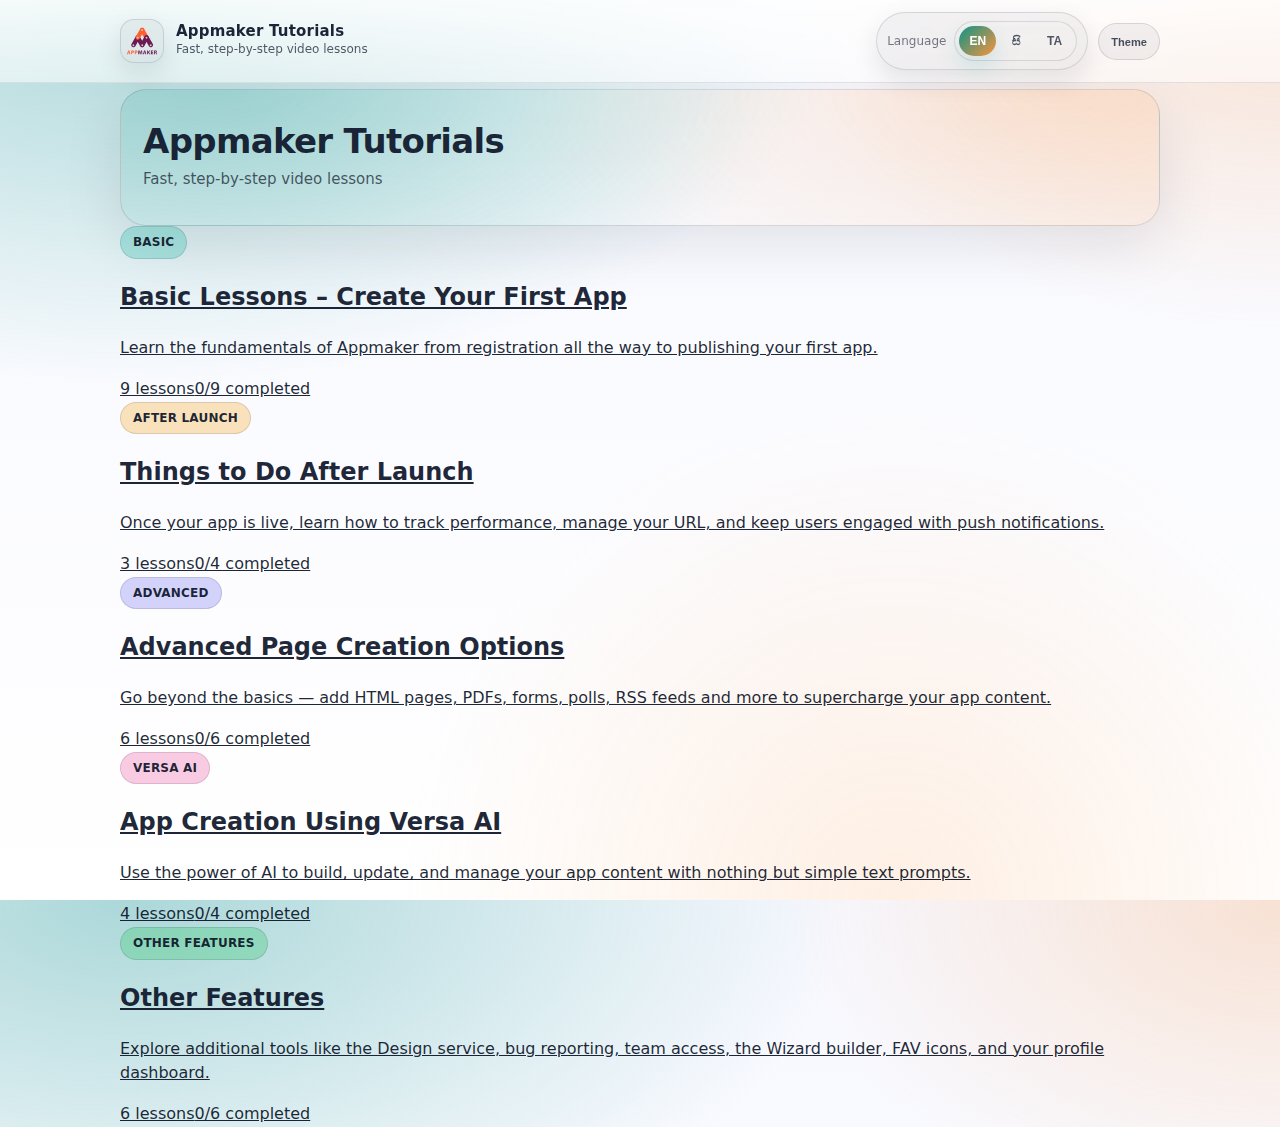
<file: index.html>
<!doctype html>
<html lang="en" data-theme="dark">
<head>
<meta name="verification" content="235790235670">

  <script async src="https://pagead2.googlesyndication.com/pagead/js/adsbygoogle.js?client=ca-pub-7240256931277637"
    crossorigin="anonymous"></script>

  <!-- Global site tag (gtag.js) - Google Analytics (GA4) -->
  <script async src="https://www.googletagmanager.com/gtag/js?id=G-H6Y99HCGTQ"></script>
  <script>
    window.dataLayer = window.dataLayer || [];
    function gtag(){dataLayer.push(arguments);}
    gtag('js', new Date());
    gtag('config', 'G-H6Y99HCGTQ');
  </script>

  <meta charset="utf-8">
  <meta name="viewport" content="width=device-width, initial-scale=1.0, viewport-fit=cover">
  <meta name="description" content="Browse Appmaker tutorial sections and start from the first lesson in each learning path.">
  <meta name="keywords" content="Appmaker tutorial hub, Appmaker lessons, Appmaker sections, no-code app builder tutorials">
  <meta property="og:type" content="website">
  <meta property="og:url" content="https://appmaker.lk/Tutorial_Videos/index.html">
  <meta property="og:title" content="Appmaker Tutorial Hub">
  <meta property="og:description" content="Choose a tutorial section and continue learning with structured Appmaker lessons.">
  <meta property="og:image" content="https://appmaker.lk/Tutorial_Videos/img/logo.svg">
  <meta name="twitter:card" content="summary_large_image">
  <meta name="twitter:url" content="https://appmaker.lk/Tutorial_Videos/index.html">
  <meta name="twitter:title" content="Appmaker Tutorial Hub">
  <meta name="twitter:description" content="Choose a tutorial section and continue learning with structured Appmaker lessons.">
  <meta name="twitter:image" content="https://appmaker.lk/Tutorial_Videos/img/logo.svg">
  <link rel="canonical" href="https://appmaker.lk/Tutorial_Videos/index.html">

  <script type="application/ld+json">
  {
    "@context":"http://schema.org",
    "@type":"Organization",
    "name":"Simato Solutions",
    "url":"http://www.simatosolutions.com",
    "logo":"http://simatosolutions.com/wp-content/uploads/2019/05/Simato-logo2.png",
    "sameAs":["https://www.linkedin.com/company/simato-vas-solutions-pvt-ltd"]
  }
  </script>

  <link rel="icon" href="img/favicon.ico">
  <link rel="preconnect" href="https://fonts.googleapis.com">
  <link rel="preconnect" href="https://fonts.gstatic.com" crossorigin>
  <link href="https://fonts.googleapis.com/css2?family=Noto+Sans:wght@400;600;700;800;900&family=Noto+Sans+Sinhala:wght@400;600;700;800&family=Noto+Sans+Tamil:wght@400;600;700;800&display=swap" rel="stylesheet">
  <link rel="stylesheet" href="assets/css/app.css">
  <title>Appmaker Tutorials</title>
</head>
<body class="hub-page">
  <a class="skip-link" href="#content">Skip to content</a>

  <header class="topbar">
    <div class="container">
      <div class="row">
        <a class="brand" href="index.html" aria-label="Go to tutorials start">
          <span class="logo" aria-hidden="true"><img src="img/logo.svg" alt=""></span>
          <span class="meta">
            <span class="title" data-i18n="app.name">Appmaker Tutorials</span>
            <span class="subtitle" data-i18n="app.subtitle">Fast, step-by-step video lessons</span>
          </span>
        </a>

        <div class="controls">
          <div class="pill" aria-label="Language selector">
            <span class="label" data-i18n="ui.language">Language</span>
            <div class="seg" role="group" aria-label="Choose language">
              <button type="button" data-lang="en" aria-pressed="true">EN</button>
              <button type="button" data-lang="si" aria-pressed="false">සි</button>
              <button type="button" data-lang="ta" aria-pressed="false">TA</button>
            </div>
          </div>

          <button class="icon-btn" type="button" data-theme-toggle aria-pressed="true" aria-label="Toggle theme">
            <small data-i18n="ui.theme">Theme</small>
          </button>
        </div>
      </div>
    </div>
  </header>

  <main id="content" class="container hub-page">
    <section class="hero" aria-labelledby="hub-title">
      <div class="hero-inner" style="grid-template-columns:1fr">
        <div>
          <h1 id="hub-title" data-i18n="app.name">Appmaker Tutorials</h1>
          <p class="lead" data-i18n="app.subtitle">Fast, step-by-step video lessons</p>
        </div>
      </div>
    </section>

    <div class="section-grid" aria-label="Tutorial sections">
      <a class="section-card" href="Tutorial_Videos/basic-1.html" data-section-prog="basic" data-total="9">
        <div class="section-head">
          <span class="section-badge sec-1" data-i18n="section1.badge">S1</span>
        </div>
        <h2 data-i18n="section1.title">Basic Lessons – Create Your First App</h2>
        <p class="section-desc" data-i18n="section1.desc">Build a strong foundation and publish your first Appmaker project with confidence.</p>
        <div class="s-meta"><span class="s-lessons">9 lessons</span><span class="s-prog-label">0/9 completed</span></div>
        <div class="s-prog"><span></span></div>
      </a>

      <a class="section-card" href="Tutorial_Videos/after-launch-1.html" data-section-prog="after-launch" data-total="3">
        <div class="section-head">
          <span class="section-badge sec-2" data-i18n="section2.badge">S2</span>
        </div>
        <h2 data-i18n="section2.title">Things to Do After Launch</h2>
        <p class="section-desc" data-i18n="section2.desc">Learn practical post-launch steps to improve your app experience and user growth.</p>
        <div class="s-meta"><span class="s-lessons">3 lessons</span><span class="s-prog-label">0/3 completed</span></div>
        <div class="s-prog"><span></span></div>
      </a>

      <a class="section-card" href="Tutorial_Videos/advanced-1.html" data-section-prog="advanced" data-total="6">
        <div class="section-head">
          <span class="section-badge sec-3" data-i18n="section3.badge">S3</span>
        </div>
        <h2 data-i18n="section3.title">Advanced Page Creation Options</h2>
        <p class="section-desc" data-i18n="section3.desc">Explore advanced tools and page customization options for richer app workflows.</p>
        <div class="s-meta"><span class="s-lessons">6 lessons</span><span class="s-prog-label">0/6 completed</span></div>
        <div class="s-prog"><span></span></div>
      </a>

      <a class="section-card" href="Tutorial_Videos/versa-ai-1.html" data-section-prog="versa-ai" data-total="4">
        <div class="section-head">
          <span class="section-badge sec-4" data-i18n="section4.badge">S4</span>
        </div>
        <h2 data-i18n="section4.title">App Creation Using Versa AI</h2>
        <p class="section-desc" data-i18n="section4.desc">Use Versa AI to speed up setup, generate content, and automate app creation tasks.</p>
        <div class="s-meta"><span class="s-lessons">4 lessons</span><span class="s-prog-label">0/4 completed</span></div>
        <div class="s-prog"><span></span></div>
      </a>

      <a class="section-card" href="Tutorial_Videos/other-1.html" data-section-prog="other" data-total="6">
        <div class="section-head">
          <span class="section-badge sec-5" data-i18n="section5.badge">S5</span>
        </div>
        <h2 data-i18n="section5.title">Other Features</h2>
        <p class="section-desc" data-i18n="section5.desc">Discover additional features that help you optimize, scale, and manage your app.</p>
        <div class="s-meta"><span class="s-lessons">6 lessons</span><span class="s-prog-label">0/6 completed</span></div>
        <div class="s-prog"><span></span></div>
      </a>
    </div>
  </main>

  <button class="btn totop" type="button" data-totop aria-label="Scroll to top">
    <span data-i18n="ui.scrollTop">Scroll to top</span>
  </button>

  <script src="assets/js/app.js" defer></script>
</body>
</html>
</file>
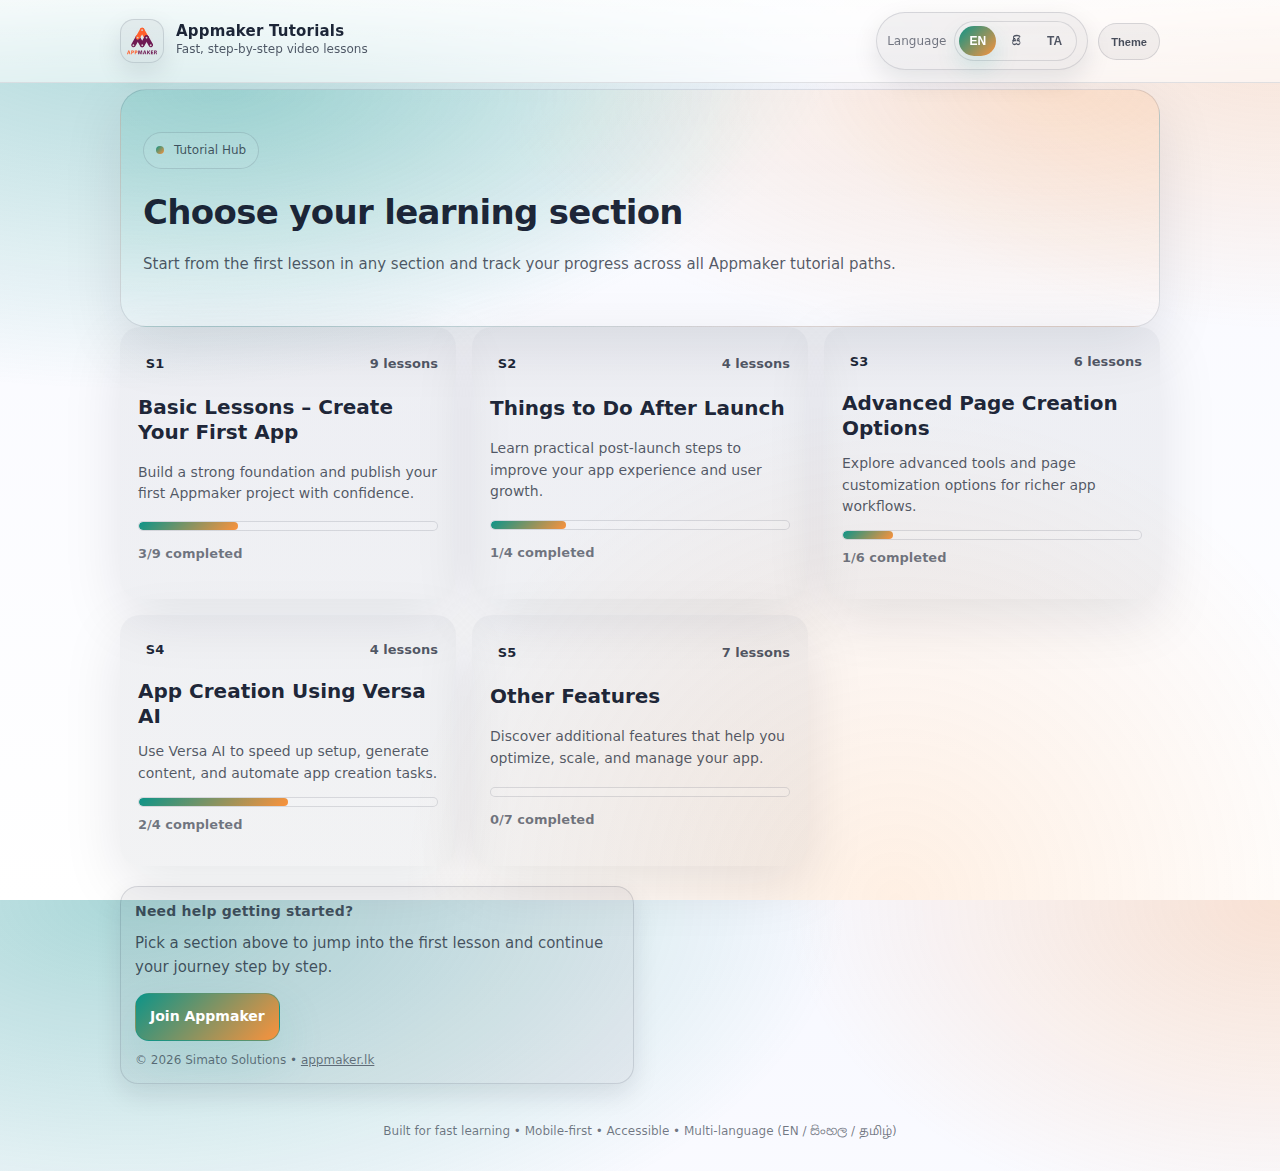
<file: Tutorial_Videos/index.html>
<!doctype html>
<html lang="en" data-theme="dark">
<head>
<meta name="verification" content="235790235670">

  <script async src="https://pagead2.googlesyndication.com/pagead/js/adsbygoogle.js?client=ca-pub-7240256931277637"
    crossorigin="anonymous"></script>

  <!-- Global site tag (gtag.js) - Google Analytics (GA4) -->
  <script async src="https://www.googletagmanager.com/gtag/js?id=G-H6Y99HCGTQ"></script>
  <script>
    window.dataLayer = window.dataLayer || [];
    function gtag(){dataLayer.push(arguments);}
    gtag('js', new Date());
    gtag('config', 'G-H6Y99HCGTQ');
  </script>

  <meta charset="utf-8">
  <meta name="viewport" content="width=device-width, initial-scale=1.0, viewport-fit=cover">
  <meta name="description" content="Browse Appmaker tutorial sections and start from the first lesson in each learning path.">
  <meta name="keywords" content="Appmaker tutorial hub, Appmaker lessons, Appmaker sections, no-code app builder tutorials">
  <meta property="og:type" content="website">
  <meta property="og:url" content="https://appmaker.lk/Tutorial_Videos/index.html">
  <meta property="og:title" content="Appmaker Tutorial Hub">
  <meta property="og:description" content="Choose a tutorial section and continue learning with structured Appmaker lessons.">
  <meta property="og:image" content="https://appmaker.lk/Tutorial_Videos/img/logo.svg">
  <meta name="twitter:card" content="summary_large_image">
  <meta name="twitter:url" content="https://appmaker.lk/Tutorial_Videos/index.html">
  <meta name="twitter:title" content="Appmaker Tutorial Hub">
  <meta name="twitter:description" content="Choose a tutorial section and continue learning with structured Appmaker lessons.">
  <meta name="twitter:image" content="https://appmaker.lk/Tutorial_Videos/img/logo.svg">
  <link rel="canonical" href="https://appmaker.lk/Tutorial_Videos/index.html">

  <script type="application/ld+json">
  {
    "@context":"http://schema.org",
    "@type":"Organization",
    "name":"Simato Solutions",
    "url":"http://www.simatosolutions.com",
    "logo":"http://simatosolutions.com/wp-content/uploads/2019/05/Simato-logo2.png",
    "sameAs":["https://www.linkedin.com/company/simato-vas-solutions-pvt-ltd"]
  }
  </script>

  <link rel="icon" href="../img/favicon.ico">
  <link rel="preconnect" href="https://fonts.googleapis.com">
  <link rel="preconnect" href="https://fonts.gstatic.com" crossorigin>
  <link href="https://fonts.googleapis.com/css2?family=Noto+Sans:wght@400;600;700;800;900&family=Noto+Sans+Sinhala:wght@400;600;700;800&family=Noto+Sans+Tamil:wght@400;600;700;800&display=swap" rel="stylesheet">
  <link rel="stylesheet" href="../assets/css/app.css">
  <title>Appmaker Tutorials</title>

  <style>
    .hub-header {
      display: grid;
      gap: 14px;
      margin: 20px 0 16px;
    }

    .hub-grid {
      display: grid;
      gap: 16px;
      grid-template-columns: repeat(auto-fit, minmax(250px, 1fr));
      margin-bottom: 20px;
    }

    .section-card {
      display: grid;
      gap: 12px;
      text-decoration: none;
      color: inherit;
      border-radius: 20px;
      border: 1px solid var(--border);
      background: linear-gradient(160deg, color-mix(in oklab, var(--card), #ffffff 5%), var(--card));
      box-shadow: var(--shadow);
      padding: 18px;
      transition: transform .2s ease, border-color .2s ease;
    }

    .section-card:hover,
    .section-card:focus-visible {
      transform: translateY(-2px);
      border-color: var(--accent);
      outline: none;
    }

    .section-card-top {
      display: flex;
      justify-content: space-between;
      align-items: center;
      gap: 8px;
    }

    .section-number {
      display: inline-flex;
      align-items: center;
      justify-content: center;
      width: 34px;
      height: 34px;
      border-radius: 999px;
      font-size: 13px;
      font-weight: 800;
      border: 1px solid var(--border);
      background: var(--chip);
    }

    .lesson-count {
      font-size: 13px;
      color: var(--muted);
      font-weight: 700;
    }

    .section-title {
      margin: 0;
      font-size: 20px;
      line-height: 1.25;
    }

    .section-desc {
      margin: 0;
      color: var(--muted);
      font-size: 14px;
    }

    .completion {
      color: var(--muted2);
      font-size: 13px;
      font-weight: 700;
      margin-top: -4px;
    }
  </style>
</head>
<body>
  <a class="skip-link" href="#content">Skip to content</a>

  <header class="topbar">
    <div class="container">
      <div class="row">
        <a class="brand" href="index.html" aria-label="Go to tutorials start">
          <span class="logo" aria-hidden="true"><img src="../img/logo.svg" alt=""></span>
          <span class="meta">
            <span class="title" data-i18n="app.name">Appmaker Tutorials</span>
            <span class="subtitle" data-i18n="app.subtitle">Fast, step-by-step video lessons</span>
          </span>
        </a>

        <div class="controls">
          <div class="pill" aria-label="Language selector">
            <span class="label" data-i18n="ui.language">Language</span>
            <div class="seg" role="group" aria-label="Choose language">
              <button type="button" data-lang="en" aria-pressed="true">EN</button>
              <button type="button" data-lang="si" aria-pressed="false">සි</button>
              <button type="button" data-lang="ta" aria-pressed="false">TA</button>
            </div>
          </div>

          <button class="icon-btn" type="button" data-theme-toggle aria-pressed="true" aria-label="Toggle theme">
            <small data-i18n="ui.theme">Theme</small>
          </button>
        </div>
      </div>
    </div>
  </header>

  <main id="content" class="container">
    <section class="hero" aria-labelledby="hub-title">
      <div class="hero-inner" style="grid-template-columns:1fr">
        <div class="hub-header">
          <div class="kicker"><span class="dot"></span><span>Tutorial Hub</span></div>
          <h1 id="hub-title">Choose your learning section</h1>
          <p class="lead">Start from the first lesson in any section and track your progress across all Appmaker tutorial paths.</p>
        </div>
      </div>
    </section>

    <section class="hub-grid" aria-label="Tutorial sections">
      <a class="section-card" href="basic-1.html" aria-label="Section 1: Basic Lessons – Create Your First App">
        <div class="section-card-top">
          <span class="section-number">S1</span>
          <span class="lesson-count">9 lessons</span>
        </div>
        <h2 class="section-title">Basic Lessons – Create Your First App</h2>
        <p class="section-desc">Build a strong foundation and publish your first Appmaker project with confidence.</p>
        <div class="progress" style="--progress: 0.3333"><span></span></div>
        <p class="completion">3/9 completed</p>
      </a>

      <a class="section-card" href="after-launch-1.html" aria-label="Section 2: Things to Do After Launch">
        <div class="section-card-top">
          <span class="section-number">S2</span>
          <span class="lesson-count">4 lessons</span>
        </div>
        <h2 class="section-title">Things to Do After Launch</h2>
        <p class="section-desc">Learn practical post-launch steps to improve your app experience and user growth.</p>
        <div class="progress" style="--progress: 0.2500"><span></span></div>
        <p class="completion">1/4 completed</p>
      </a>

      <a class="section-card" href="advanced-1.html" aria-label="Section 3: Advanced Page Creation Options">
        <div class="section-card-top">
          <span class="section-number">S3</span>
          <span class="lesson-count">6 lessons</span>
        </div>
        <h2 class="section-title">Advanced Page Creation Options</h2>
        <p class="section-desc">Explore advanced tools and page customization options for richer app workflows.</p>
        <div class="progress" style="--progress: 0.1667"><span></span></div>
        <p class="completion">1/6 completed</p>
      </a>

      <a class="section-card" href="versa-ai-1.html" aria-label="Section 4: App Creation Using Versa AI">
        <div class="section-card-top">
          <span class="section-number">S4</span>
          <span class="lesson-count">4 lessons</span>
        </div>
        <h2 class="section-title">App Creation Using Versa AI</h2>
        <p class="section-desc">Use Versa AI to speed up setup, generate content, and automate app creation tasks.</p>
        <div class="progress" style="--progress: 0.5000"><span></span></div>
        <p class="completion">2/4 completed</p>
      </a>

      <a class="section-card" href="other-1.html" aria-label="Section 5: Other Features">
        <div class="section-card-top">
          <span class="section-number">S5</span>
          <span class="lesson-count">7 lessons</span>
        </div>
        <h2 class="section-title">Other Features</h2>
        <p class="section-desc">Discover additional features that help you optimize, scale, and manage your app.</p>
        <div class="progress" style="--progress: 0"><span></span></div>
        <p class="completion">0/7 completed</p>
      </a>
    </section>

    <section class="grid" aria-label="More content">
      <div class="card lesson-list">
        <h2>Need help getting started?</h2>
        <p class="lead" style="margin:0">Pick a section above to jump into the first lesson and continue your journey step by step.</p>
        <div style="height:14px"></div>
        <a class="btn primary" href="https://appmaker.lk/" target="_blank" rel="noopener" data-cta="join" data-cta-loc="footer">
          <span data-i18n="ui.join">Join Appmaker</span>
        </a>
        <div style="height:10px"></div>
        <p style="margin:0; font-size:12px; color:var(--muted2)">
          © <span id="year"></span> Simato Solutions • <a href="https://appmaker.lk/" target="_blank" rel="noopener">appmaker.lk</a>
        </p>
      </div>
    </section>

    <footer>
      <div style="font-size:12px">
        Built for fast learning • Mobile‑first • Accessible • Multi‑language (EN / සිංහල / தமிழ்)
      </div>
    </footer>
  </main>

  <button class="btn totop" type="button" data-totop aria-label="Scroll to top">
    <span data-i18n="ui.scrollTop">Scroll to top</span>
  </button>

  <script>document.getElementById("year").textContent = new Date().getFullYear();</script>
  <script src="../assets/js/app.js" defer></script>
</body>
</html>
</file>
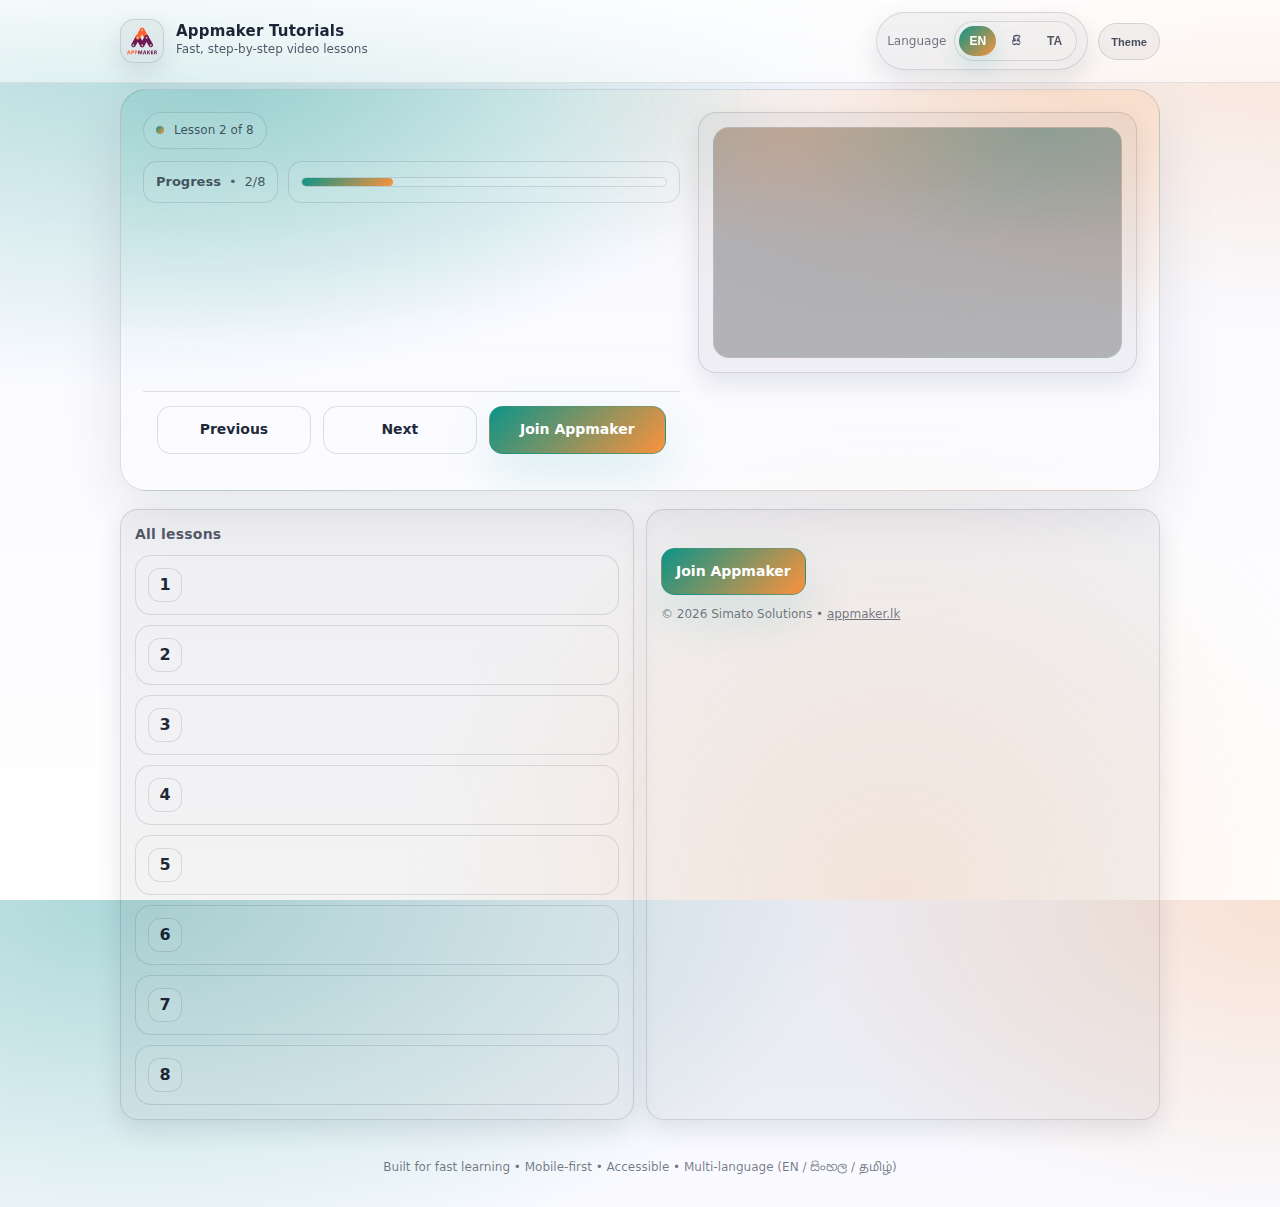
<file: step-2.html>
<!doctype html>
<html lang="en" data-theme="dark">
<head>

  <!-- Global site tag (gtag.js) - Google Analytics (GA4) -->
  <script async src="https://www.googletagmanager.com/gtag/js?id=G-H6Y99HCGTQ"></script>
  <script>
    window.dataLayer = window.dataLayer || [];
    function gtag(){dataLayer.push(arguments);}
    gtag('js', new Date());
    gtag('config', 'G-H6Y99HCGTQ');
  </script>

  <meta charset="utf-8">
  <meta name="viewport" content="width=device-width, initial-scale=1.0, viewport-fit=cover">
  <meta name="description" content="Learn the basics and start creating your first apps.">
  <meta name="keywords" content="Appmaker getting started, Appmaker basics, create apps, app builder tutorial">
  <meta name="i18n-title-key" content="lesson2.docTitle">
  <meta property="og:type" content="website">
  <meta property="og:url" content="https://appmaker.lk/Tutorial_Videos/step-2.html">
  <meta property="og:title" content="Getting started | Appmaker">
  <meta property="og:description" content="Learn the basics and start creating your first apps.">
  <meta property="og:image" content="https://appmaker.lk/Tutorial_Videos/img/logo.svg">
  <meta name="twitter:card" content="summary_large_image">
  <meta name="twitter:url" content="https://appmaker.lk/Tutorial_Videos/step-2.html">
  <meta name="twitter:title" content="Getting started | Appmaker">
  <meta name="twitter:description" content="Learn the basics and start creating your first apps.">
  <meta name="twitter:image" content="https://appmaker.lk/Tutorial_Videos/img/logo.svg">
  <link rel="canonical" href="https://appmaker.lk/Tutorial_Videos/step-2.html">

  <script type="application/ld+json">
  {
    "@context":"http://schema.org",
    "@type":"Organization",
    "name":"Simato Solutions",
    "url":"http://www.simatosolutions.com",
    "logo":"http://simatosolutions.com/wp-content/uploads/2019/05/Simato-logo2.png",
    "sameAs":["https://www.linkedin.com/company/simato-vas-solutions-pvt-ltd"]
  }
  </script>

  <link rel="icon" href="img/favicon.ico">
  <link rel="preconnect" href="https://fonts.googleapis.com">
  <link rel="preconnect" href="https://fonts.gstatic.com" crossorigin>
  <link href="https://fonts.googleapis.com/css2?family=Noto+Sans:wght@400;600;700;800;900&family=Noto+Sans+Sinhala:wght@400;600;700;800&family=Noto+Sans+Tamil:wght@400;600;700;800&display=swap" rel="stylesheet">
  <link rel="stylesheet" href="assets/css/app.css">
  <title>Appmaker Tutorials</title>
</head>
<body>
  <a class="skip-link" href="#content">Skip to content</a>

  <header class="topbar">
    <div class="container">
      <div class="row">
        <a class="brand" href="index.html" aria-label="Go to tutorials start">
          <span class="logo" aria-hidden="true"><img src="img/logo.svg" alt=""></span>
          <span class="meta">
            <span class="title" data-i18n="app.name">Appmaker Tutorials</span>
            <span class="subtitle" data-i18n="app.subtitle">Fast, step-by-step video lessons</span>
          </span>
        </a>

        <div class="controls">
          <div class="pill" aria-label="Language selector">
            <span class="label" data-i18n="ui.language">Language</span>
            <div class="seg" role="group" aria-label="Choose language">
              <button type="button" data-lang="en" aria-pressed="true">EN</button>
              <button type="button" data-lang="si" aria-pressed="false">සි</button>
              <button type="button" data-lang="ta" aria-pressed="false">TA</button>
            </div>
          </div>

          <button class="icon-btn" type="button" data-theme-toggle aria-pressed="true" aria-label="Toggle theme">
            <small data-i18n="ui.theme">Theme</small>
          </button>
        </div>
      </div>
    </div>
  </header>

  <main id="content" class="container">
    <section class="hero" aria-labelledby="lesson-title">
      <div class="hero-inner">
        <div>
          <div class="kicker"><span class="dot"></span><span data-i18n="lesson2.kicker">Lesson 2 of 8</span></div>
          <h1 id="lesson-title" data-i18n="lesson2.title"></h1>
          <p class="lead" data-i18n="lesson2.desc"></p>

          <div class="badges" aria-label="Quick info">
            <div class="badge">
              <strong data-i18n="ui.progress">Progress</strong>
              <span style="opacity:.85">•</span>
              <span>2/8</span>
            </div>
            <div class="badge" style="flex:1 1 220px">
              <div class="progress" style="width:100%; --progress: 0.2500"><span></span></div>
            </div>
          </div>
        </div>

        <div class="card">
          <div class="video-wrap">
            <div class="video" aria-label="Tutorial video">
              <div class="ratio">
                <div class="placeholder">
                  <div style="font-weight:800" data-i18n="ui.playHint">Video loads when you scroll</div>
                </div>

                <iframe
                  title="Appmaker tutorial video"
                  loading="lazy"
                  class="lazyload"
                  allow="accelerometer; autoplay; clipboard-write; encrypted-media; gyroscope; picture-in-picture; web-share"
                  referrerpolicy="strict-origin-when-cross-origin" frameborder="0" allowfullscreen webkitallowfullscreen mozallowfullscreen
                  data-src="https://www.youtube.com/embed/MvC8EQl6IcU?enablejsapi=1">
                </iframe>
              </div>
              </div>
            </div>
          </div>

          <div class="actions" aria-label="Lesson actions">
            <a class="btn" href="index.html" aria-disabled="false">
              <span data-i18n="ui.prev">Previous</span>
            </a>
            <a class="btn" href="step-3.html" aria-disabled="false">
              <span data-i18n="ui.next">Next</span>
            </a>
            <a class="btn primary" href="https://appmaker.lk/" target="_blank" rel="noopener" data-cta="join" data-cta-loc="hero">
              <span data-i18n="ui.join">Join Appmaker</span>
            </a>
          </div>
        </div>
      </div>
    </section>

    <section class="grid" aria-label="More content">
      <div class="card lesson-list">
        <h2 data-i18n="ui.allLessons">All lessons</h2>
        <div class="lesson-items">
<a class="lesson-item" href="index.html">
  <div class="n">1</div>
  <div>
    <div class="t" data-i18n="lesson1.title"></div>
    <div class="d" data-i18n="lesson1.desc"></div>
  </div>
</a>
<a class="lesson-item" href="step-2.html">
  <div class="n">2</div>
  <div>
    <div class="t" data-i18n="lesson2.title"></div>
    <div class="d" data-i18n="lesson2.desc"></div>
  </div>
</a>
<a class="lesson-item" href="step-3.html">
  <div class="n">3</div>
  <div>
    <div class="t" data-i18n="lesson3.title"></div>
    <div class="d" data-i18n="lesson3.desc"></div>
  </div>
</a>
<a class="lesson-item" href="step-4.html">
  <div class="n">4</div>
  <div>
    <div class="t" data-i18n="lesson4.title"></div>
    <div class="d" data-i18n="lesson4.desc"></div>
  </div>
</a>
<a class="lesson-item" href="step-5.html">
  <div class="n">5</div>
  <div>
    <div class="t" data-i18n="lesson5.title"></div>
    <div class="d" data-i18n="lesson5.desc"></div>
  </div>
</a>
<a class="lesson-item" href="step-6.html">
  <div class="n">6</div>
  <div>
    <div class="t" data-i18n="lesson6.title"></div>
    <div class="d" data-i18n="lesson6.desc"></div>
  </div>
</a>
<a class="lesson-item" href="step-7.html">
  <div class="n">7</div>
  <div>
    <div class="t" data-i18n="lesson7.title"></div>
    <div class="d" data-i18n="lesson7.desc"></div>
  </div>
</a>
<a class="lesson-item" href="step-8.html">
  <div class="n">8</div>
  <div>
    <div class="t" data-i18n="lesson8.title"></div>
    <div class="d" data-i18n="lesson8.desc"></div>
  </div>
</a>
        </div>
      </div>

      <div class="card lesson-list">
        <h2 data-i18n="lesson2.footerTitle"></h2>
        <p class="lead" style="margin:0" data-i18n="lesson2.footerText"></p>
        <div style="height:14px"></div>
        <a class="btn primary" href="https://appmaker.lk/" target="_blank" rel="noopener" data-cta="join" data-cta-loc="footer">
          <span data-i18n="ui.join">Join Appmaker</span>
        </a>
        <div style="height:10px"></div>
        <p style="margin:0; font-size:12px; color:var(--muted2)">
          © <span id="year"></span> Simato Solutions • <a href="https://appmaker.lk/" target="_blank" rel="noopener">appmaker.lk</a>
        </p>
      </div>
    </section>

    <footer>
      <div style="font-size:12px">
        Built for fast learning • Mobile‑first • Accessible • Multi‑language (EN / සිංහල / தமிழ்)
      </div>
    </footer>
  </main>

  <button class="btn totop" type="button" data-totop aria-label="Scroll to top">
    <span data-i18n="ui.scrollTop">Scroll to top</span>
  </button>

  <script>document.getElementById("year").textContent = new Date().getFullYear();</script>
  <script src="assets/js/app.js" defer></script>
</body>
</html>
</file>
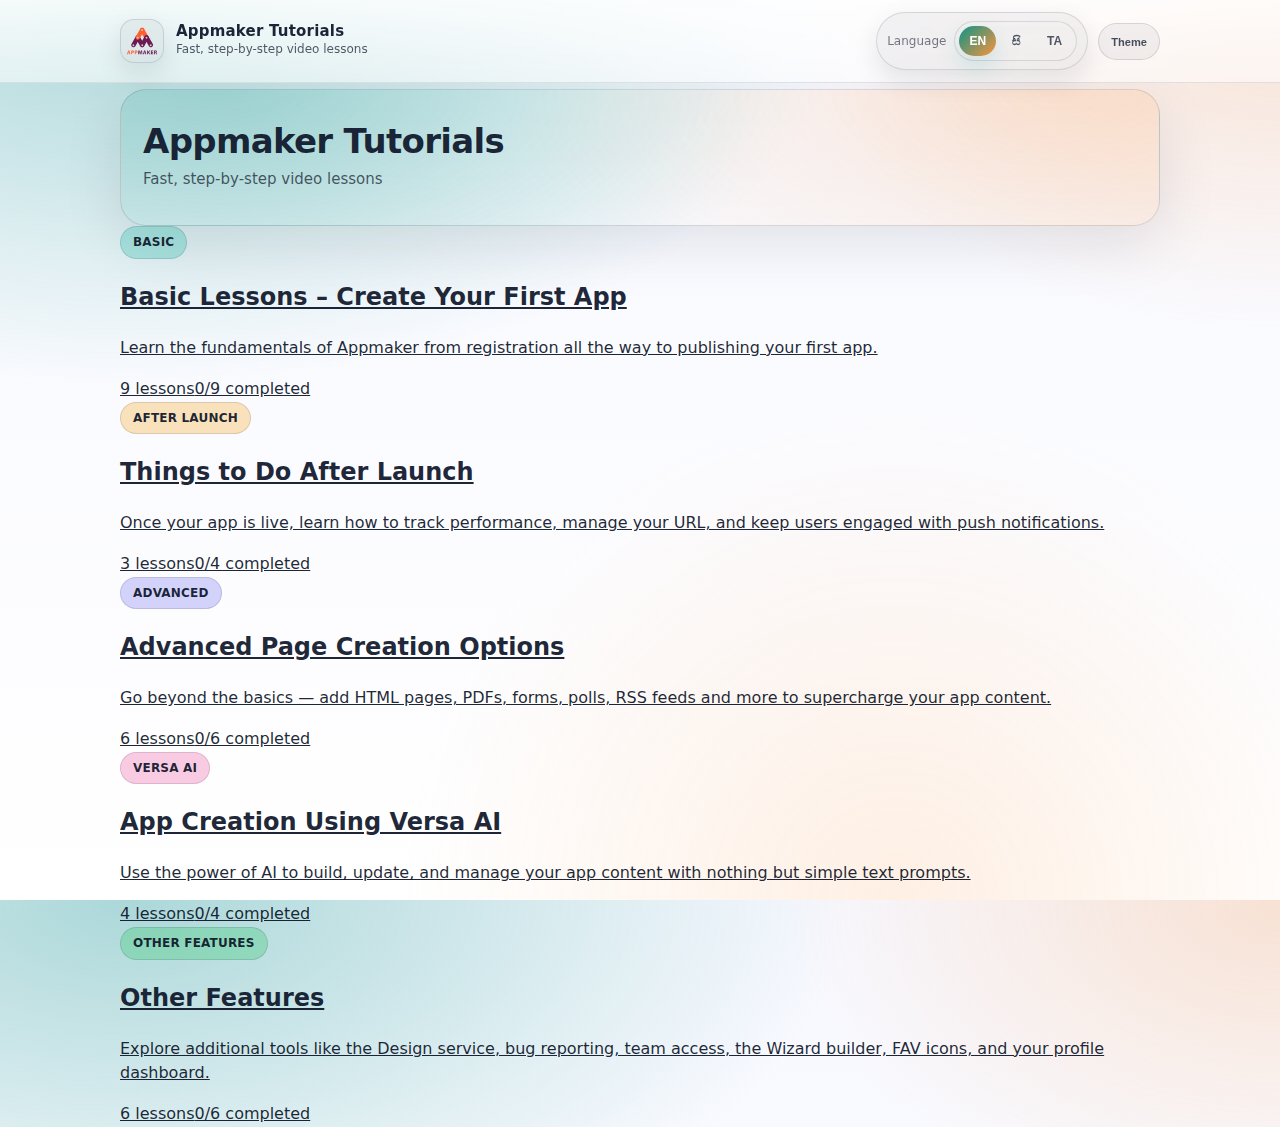
<file: step-3.html>
<!doctype html>
<html lang="en">
<head>
  <meta charset="utf-8">
  <meta name="viewport" content="width=device-width, initial-scale=1">
  <meta http-equiv="refresh" content="0; url=index.html">
  <title>Redirecting… | Appmaker Tutorials</title>
</head>
<body>
  <p>This tutorial moved. Continue to <a href="index.html">index.html</a>.</p>
</body>
</html>
</file>
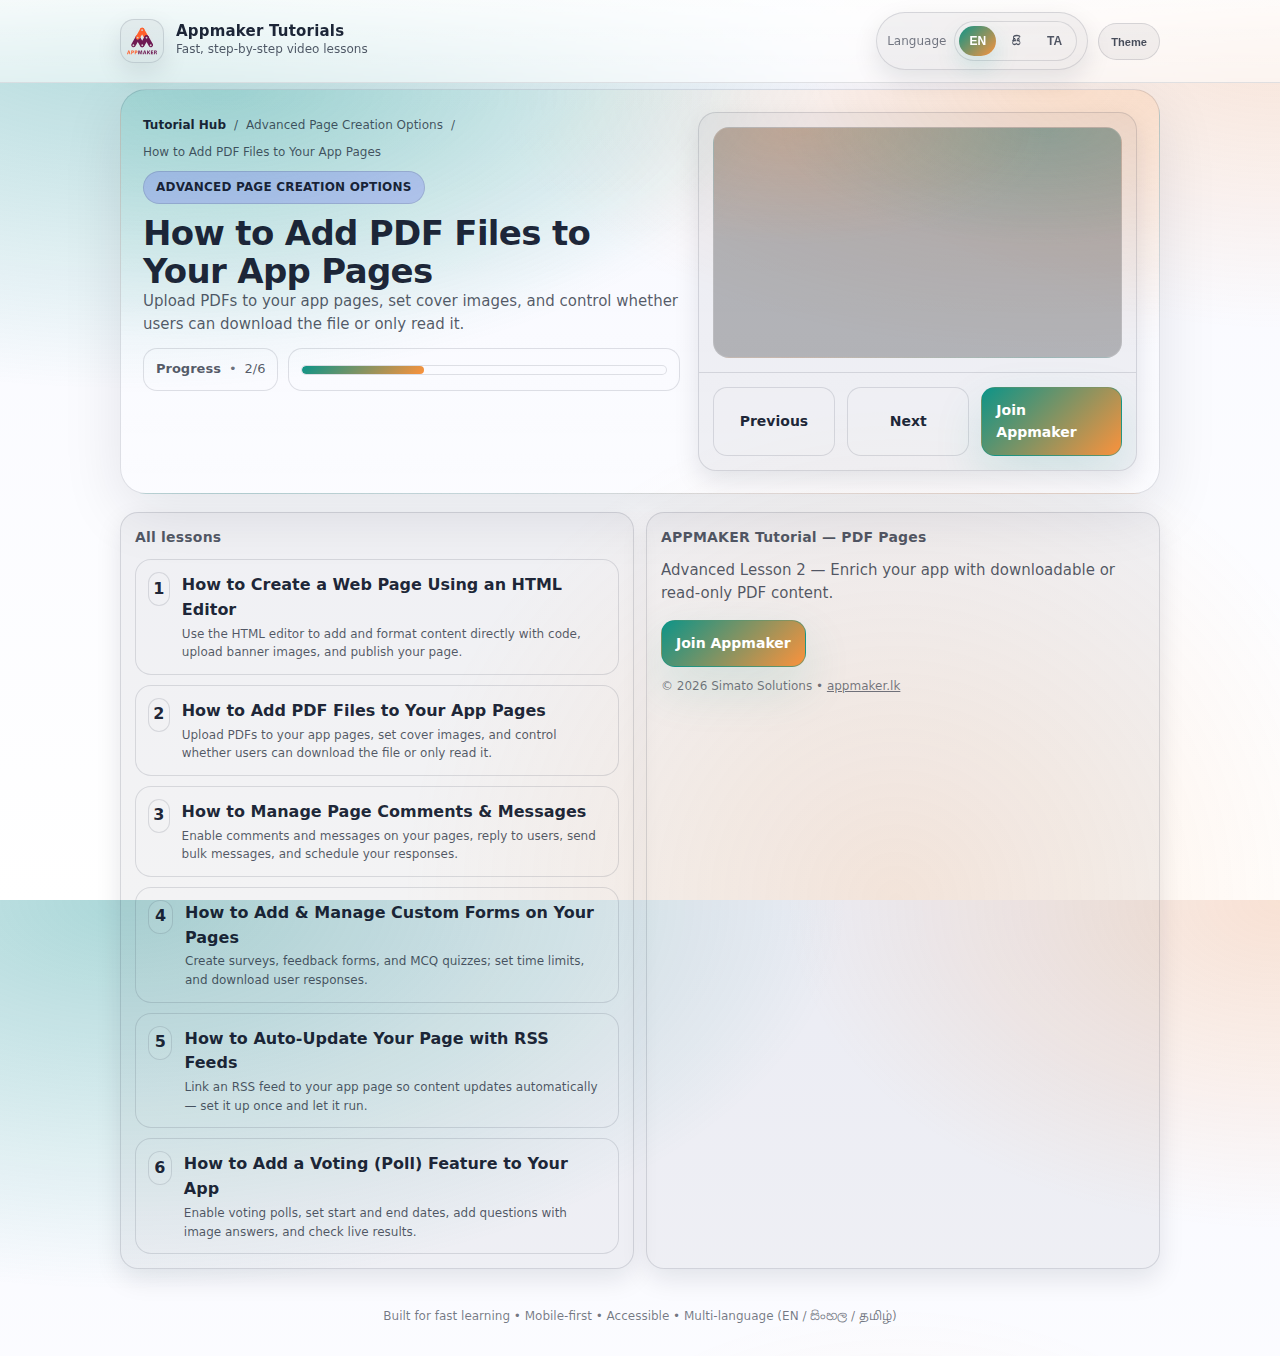
<file: Tutorial_Videos/advanced-2.html>
<!doctype html>
<html lang="en" data-theme="dark">
<head>
  <!-- Global site tag (gtag.js) - Google Analytics (GA4) -->
  <script async src="https://www.googletagmanager.com/gtag/js?id=G-H6Y99HCGTQ"></script>
  <script>
    window.dataLayer = window.dataLayer || [];
    function gtag(){dataLayer.push(arguments);}
    gtag('js', new Date());
    gtag('config', 'G-H6Y99HCGTQ');
  </script>

  <meta charset="utf-8">
  <meta name="viewport" content="width=device-width, initial-scale=1.0, viewport-fit=cover">
  <meta name="description" content="Part 2 of 6 in Advanced Page Creation Options.">
  <meta name="keywords" content="Appmaker tutorial, Appmaker lessons, no-code app builder">
  <meta name="i18n-title-key" content="advanced2.title">
  <meta property="og:type" content="website">
  <meta property="og:url" content="https://appmaker.lk/Tutorial_Videos/advanced-2.html">
  <meta property="og:title" content="Advanced Lesson 2 | Appmaker Tutorials">
  <meta property="og:description" content="Part 2 of 6 in Advanced Page Creation Options.">
  <meta property="og:image" content="https://appmaker.lk/Tutorial_Videos/img/logo.svg">
  <meta name="twitter:card" content="summary_large_image">
  <meta name="twitter:url" content="https://appmaker.lk/Tutorial_Videos/advanced-2.html">
  <meta name="twitter:title" content="Advanced Lesson 2 | Appmaker Tutorials">
  <meta name="twitter:description" content="Part 2 of 6 in Advanced Page Creation Options.">
  <meta name="twitter:image" content="https://appmaker.lk/Tutorial_Videos/img/logo.svg">
  <link rel="canonical" href="https://appmaker.lk/Tutorial_Videos/advanced-2.html">

  <link rel="icon" href="../img/favicon.ico">
  <link rel="preconnect" href="https://fonts.googleapis.com">
  <link rel="preconnect" href="https://fonts.gstatic.com" crossorigin>
  <link href="https://fonts.googleapis.com/css2?family=Noto+Sans:wght@400;600;700;800;900&family=Noto+Sans+Sinhala:wght@400;600;700;800&family=Noto+Sans+Tamil:wght@400;600;700;800&display=swap" rel="stylesheet">
  <link rel="stylesheet" href="../assets/css/app.css">
  <title>Appmaker Tutorials</title>
</head>
<body>
  <a class="skip-link" href="#content">Skip to content</a>

  <header class="topbar">
    <div class="container">
      <div class="row">
        <a class="brand" href="index.html" aria-label="Go to tutorials start">
          <span class="logo" aria-hidden="true"><img src="../img/logo.svg" alt=""></span>
          <span class="meta">
            <span class="title" data-i18n="app.name">Appmaker Tutorials</span>
            <span class="subtitle" data-i18n="app.subtitle">Fast, step-by-step video lessons</span>
          </span>
        </a>

        <div class="controls">
          <div class="pill" aria-label="Language selector">
            <span class="label" data-i18n="ui.language">Language</span>
            <div class="seg" role="group" aria-label="Choose language">
              <button type="button" data-lang="en" aria-pressed="true">EN</button>
              <button type="button" data-lang="si" aria-pressed="false">සි</button>
              <button type="button" data-lang="ta" aria-pressed="false">TA</button>
            </div>
          </div>

          <button class="icon-btn" type="button" data-theme-toggle aria-pressed="true" aria-label="Toggle theme">
            <small data-i18n="ui.theme">Theme</small>
          </button>
        </div>
      </div>
    </div>
  </header>

  <main id="content" class="container">
    <section class="hero" aria-labelledby="lesson-title">
      <div class="hero-inner">
        <div>
          <nav class="breadcrumb" aria-label="Breadcrumb">
            <a href="../index.html">Tutorial Hub</a>
            <span aria-hidden="true">/</span>
            <span data-i18n="section3.title"></span>
            <span aria-hidden="true">/</span>
            <span data-i18n="advanced2.title"></span>
          </nav>

          <div class="title-row">
            <span class="section-badge sec-3" data-i18n="section3.title"></span>
            <h1 id="lesson-title" data-i18n="advanced2.title"></h1>
          </div>
          <p class="lead" data-i18n="advanced2.desc"></p>

          <div class="badges" aria-label="Quick info">
            <div class="badge">
              <strong data-i18n="ui.progress">Progress</strong>
              <span style="opacity:.85">•</span>
              <span>2/6</span>
            </div>
            <div class="badge" style="flex:1 1 220px">
              <div class="progress" style="width:100%; --progress: 0.3333"><span></span></div>
            </div>
          </div>
        </div>

        <div class="card">
          <div class="video-wrap">
            <div class="video" aria-label="Tutorial video">
              <div class="ratio">
                <div class="placeholder">
                  <div style="font-weight:800" data-i18n="ui.playHint">Video loads when you scroll</div>
                </div>

                <iframe
                  title="Appmaker tutorial video"
                  loading="lazy"
                  class="lazyload"
                  allow="accelerometer; autoplay; clipboard-write; encrypted-media; gyroscope; picture-in-picture; web-share"
                  referrerpolicy="strict-origin-when-cross-origin" frameborder="0" allowfullscreen webkitallowfullscreen mozallowfullscreen
                  data-src="https://www.youtube.com/embed/MvC8EQl6IcU?enablejsapi=1">
                </iframe>
              </div>
            </div>
          </div>

          <div class="actions" aria-label="Lesson actions">
            <a class="btn" href="advanced-1.html" aria-disabled="false">
              <span data-i18n="ui.prev">Previous</span>
            </a>
            <a class="btn" href="advanced-3.html" aria-disabled="false">
              <span data-i18n="ui.next">Next</span>
            </a>
            <a class="btn primary" href="https://appmaker.lk/" target="_blank" rel="noopener" data-cta="join" data-cta-loc="hero">
              <span data-i18n="ui.join">Join Appmaker</span>
            </a>
          </div>
        </div>
      </div>
    </section>

    <section class="grid" aria-label="More content">
      <div class="card lesson-list">
        <h2 data-i18n="ui.allLessons">All lessons</h2>
        <div class="lesson-items">
          <a class="lesson-item" href="advanced-1.html">
            <div class="n">1</div>
            <div>
              <div class="t" data-i18n="advanced1.title"></div>
              <div class="d" data-i18n="advanced1.desc"></div>
            </div>
          </a>
          <a class="lesson-item" href="advanced-2.html">
            <div class="n">2</div>
            <div>
              <div class="t" data-i18n="advanced2.title"></div>
              <div class="d" data-i18n="advanced2.desc"></div>
            </div>
          </a>
          <a class="lesson-item" href="advanced-3.html">
            <div class="n">3</div>
            <div>
              <div class="t" data-i18n="advanced3.title"></div>
              <div class="d" data-i18n="advanced3.desc"></div>
            </div>
          </a>
          <a class="lesson-item" href="advanced-4.html">
            <div class="n">4</div>
            <div>
              <div class="t" data-i18n="advanced4.title"></div>
              <div class="d" data-i18n="advanced4.desc"></div>
            </div>
          </a>
          <a class="lesson-item" href="advanced-5.html">
            <div class="n">5</div>
            <div>
              <div class="t" data-i18n="advanced5.title"></div>
              <div class="d" data-i18n="advanced5.desc"></div>
            </div>
          </a>
          <a class="lesson-item" href="advanced-6.html">
            <div class="n">6</div>
            <div>
              <div class="t" data-i18n="advanced6.title"></div>
              <div class="d" data-i18n="advanced6.desc"></div>
            </div>
          </a>
        </div>
      </div>

      <div class="card lesson-list">
        <h2 data-i18n="advanced2.footerTitle"></h2>
        <p class="lead" style="margin:0" data-i18n="advanced2.footerText"></p>
        <div style="height:14px"></div>
        <a class="btn primary" href="https://appmaker.lk/" target="_blank" rel="noopener" data-cta="join" data-cta-loc="footer">
          <span data-i18n="ui.join">Join Appmaker</span>
        </a>
        <div style="height:10px"></div>
        <p style="margin:0; font-size:12px; color:var(--muted2)">
          © <span id="year"></span> Simato Solutions • <a href="https://appmaker.lk/" target="_blank" rel="noopener">appmaker.lk</a>
        </p>
      </div>
    </section>

    <footer>
      <div style="font-size:12px">
        Built for fast learning • Mobile‑first • Accessible • Multi‑language (EN / සිංහල / தமிழ்)
      </div>
    </footer>
  </main>

  <button class="btn totop" type="button" data-totop aria-label="Scroll to top">
    <span data-i18n="ui.scrollTop">Scroll to top</span>
  </button>

  <script>document.getElementById("year").textContent = new Date().getFullYear();</script>
  <script>
    document.addEventListener('DOMContentLoaded', function () {
      if (typeof markLessonVisited === 'function') {
        markLessonVisited('advanced-2');
      }
    });
  </script>
  <script src="../assets/js/app.js" defer></script>
</body>
</html>
</file>
<file: assets/css/app.css>
/* Appmaker Tutorials - Modern UI (mobile-first)
   No frameworks required. */

:root{
  --bg0: #0b1020;
  --bg1: #0a1226;
  --card: rgba(255,255,255,.06);
  --card2: rgba(255,255,255,.085);
  --line: rgba(255,255,255,.12);
  --text: rgba(255,255,255,.92);
  --muted: rgba(255,255,255,.72);
  --muted2: rgba(255,255,255,.58);
  --shadow: 0 18px 50px rgba(0,0,0,.35);
  --shadow2: 0 10px 28px rgba(0,0,0,.25);
  --radius: 18px;
  --radius2: 26px;
  --pad: 16px;
  --max: 1040px;
  --accent: #0D9488;
  --accent2: #FB923C;
  --focus: rgba(13,148,136,.55);
  --font: ui-sans-serif, system-ui, -apple-system, Segoe UI, Roboto, Helvetica, Arial, "Noto Sans", "Noto Sans Sinhala", "Noto Sans Tamil", "Apple Color Emoji", "Segoe UI Emoji";
}

html[data-theme="light"]{
  --bg0:#f7f8ff;
  --bg1:#ffffff;
  --card: rgba(10,18,38,.05);
  --card2: rgba(10,18,38,.08);
  --line: rgba(10,18,38,.12);
  --text: rgba(10,18,38,.92);
  --muted: rgba(10,18,38,.70);
  --muted2: rgba(10,18,38,.56);
  --shadow: 0 18px 60px rgba(10,18,38,.10);
  --shadow2: 0 10px 26px rgba(10,18,38,.10);
}

*{box-sizing:border-box}
html,body{height:100%}
body{
  margin:0;
  font-family: var(--font);
  color: var(--text);
  background:
    radial-gradient(1200px 650px at 10% 0%, rgba(13,148,136,.32), transparent 60%),
    radial-gradient(900px 600px at 100% 0%, rgba(251,146,60,.22), transparent 55%),
    radial-gradient(900px 900px at 70% 100%, rgba(251,146,60,.14), transparent 55%),
    linear-gradient(180deg, var(--bg0), var(--bg1));
  line-height:1.55;
}

a{color:inherit}
img{max-width:100%;height:auto;display:block}
.container{
  width:min(100%, calc(var(--max) + 2*var(--pad)));
  margin:0 auto;
  padding:0 var(--pad);
}

.skip-link{
  position:absolute; left:-999px; top:auto;
  width:1px; height:1px; overflow:hidden;
}
.skip-link:focus{
  left:12px; top:12px; width:auto; height:auto;
  z-index:9999;
  background: var(--bg1);
  border:1px solid var(--line);
  padding:10px 12px;
  border-radius: 12px;
  box-shadow: var(--shadow2);
}

header.topbar{
  position: sticky;
  top: 0;
  z-index: 50;
  backdrop-filter: blur(14px);
  -webkit-backdrop-filter: blur(14px);
  background: linear-gradient(180deg, rgba(5,10,22,.72), rgba(5,10,22,.35));
  border-bottom: 1px solid var(--line);
}
html[data-theme="light"] header.topbar{
  background: linear-gradient(180deg, rgba(255,255,255,.86), rgba(255,255,255,.55));
}

.topbar .row{
  display:flex;
  gap:12px;
  align-items:center;
  justify-content:space-between;
  padding: 12px 0;
}
.brand{
  display:flex;
  align-items:center;
  gap:12px;
  text-decoration:none;
  min-width: 0;
}
.brand .logo{
  width: 44px; height: 44px;
  border-radius: 14px;
  background: var(--card);
  border:1px solid var(--line);
  box-shadow: var(--shadow2);
  display:grid; place-items:center;
  overflow:hidden;
}
.brand .logo img{width: 30px; height: 30px}
.brand .meta{
  display:flex; flex-direction:column;
  min-width: 0;
}
.brand .meta .title{
  font-weight: 800;
  letter-spacing: .2px;
  font-size: 15px;
  line-height: 1.15;
  white-space: nowrap;
  overflow: hidden;
  text-overflow: ellipsis;
}
.brand .meta .subtitle{
  font-size: 12px;
  color: var(--muted);
  white-space: nowrap;
  overflow: hidden;
  text-overflow: ellipsis;
}

.controls{
  display:flex;
  align-items:center;
  gap:10px;
}
.pill{
  display:inline-flex;
  align-items:center;
  gap:8px;
  padding: 8px 10px;
  border-radius: 999px;
  border:1px solid var(--line);
  background: var(--card);
  box-shadow: var(--shadow2);
}
.pill .label{
  font-size: 12px;
  color: var(--muted2);
}
.seg{
  display:flex;
  gap:6px;
  background: rgba(255,255,255,.05);
  border:1px solid var(--line);
  border-radius: 999px;
  padding: 4px;
}
.seg button{
  appearance:none;
  border:none;
  background: transparent;
  color: var(--muted);
  padding: 8px 10px;
  border-radius: 999px;
  font-size: 12px;
  font-weight: 700;
  cursor:pointer;
}
.seg button[aria-pressed="true"]{
  background: linear-gradient(135deg, var(--accent), var(--accent2));
  color: white;
  box-shadow: 0 10px 24px rgba(13,148,136,.18);
}
.icon-btn{
  appearance:none;
  border:1px solid var(--line);
  background: var(--card);
  color: var(--text);
  border-radius: 999px;
  padding: 10px 12px;
  cursor:pointer;
  font-weight: 800;
}
.icon-btn:active{transform: translateY(1px)}
.icon-btn small{font-weight: 800; opacity:.8}

main{padding: 20px 0 40px}

.hero{
  margin-top: 6px;
  border-radius: var(--radius2);
  border: 1px solid var(--line);
  background:
    radial-gradient(900px 420px at 10% 0%, rgba(13,148,136,.22), transparent 60%),
    radial-gradient(900px 420px at 90% 0%, rgba(251,146,60,.18), transparent 62%),
    linear-gradient(180deg, rgba(255,255,255,.06), rgba(255,255,255,.02));
  box-shadow: var(--shadow);
  overflow:hidden;
}
.hero-inner{
  padding: 18px;
  display:grid;
  gap: 16px;
}
@media (min-width: 860px){
  .hero-inner{
    grid-template-columns: 1.1fr .9fr;
    gap: 18px;
    padding: 22px;
    align-items: start;
  }
}

.kicker{
  display:inline-flex;
  align-items:center;
  gap:10px;
  padding: 8px 12px;
  border-radius: 999px;
  border:1px solid var(--line);
  background: rgba(255,255,255,.06);
  font-size: 12px;
  color: var(--muted);
  width: fit-content;
}
.kicker .dot{
  width: 8px; height: 8px; border-radius: 999px;
  background: linear-gradient(135deg, var(--accent), var(--accent2));
}

h1{
  margin: 10px 0 8px;
  font-size: clamp(22px, 5.5vw, 34px);
  line-height: 1.12;
  letter-spacing: -0.02em;
}
.lead{
  margin: 0 0 12px;
  color: var(--muted);
  font-size: 15px;
}

.breadcrumb{
  display: inline-flex;
  flex-wrap: wrap;
  align-items: center;
  gap: 8px;
  margin-bottom: 10px;
  font-size: 12px;
  color: var(--muted);
}
.breadcrumb a{
  text-decoration: none;
  color: var(--text);
  font-weight: 700;
}
.breadcrumb a:hover{
  text-decoration: underline;
  text-underline-offset: 3px;
}

.title-row{
  display: flex;
  align-items: center;
  flex-wrap: wrap;
  gap: 10px;
}
.title-row h1{
  margin: 0;
}

.section-badge{
  display: inline-flex;
  align-items: center;
  justify-content: center;
  padding: 6px 12px;
  border-radius: 999px;
  border: 1px solid var(--line);
  background: rgba(255,255,255,.06);
  font-size: 12px;
  font-weight: 800;
  letter-spacing: .2px;
  text-transform: uppercase;
}
.section-badge.sec-1{background: color-mix(in oklab, #14b8a6 28%, transparent);}
.section-badge.sec-2{background: color-mix(in oklab, #f59e0b 28%, transparent);}
.section-badge.sec-3{background: color-mix(in oklab, #6366f1 28%, transparent);}
.section-badge.sec-4{background: color-mix(in oklab, #ec4899 28%, transparent);}
.section-badge.sec-5{background: color-mix(in oklab, #22c55e 28%, transparent);}

.badges{
  display:flex;
  flex-wrap: wrap;
  gap: 10px;
  margin-top: 12px;
}
.badge{
  display:inline-flex;
  align-items:center;
  gap:8px;
  padding: 10px 12px;
  border-radius: 14px;
  border:1px solid var(--line);
  background: rgba(255,255,255,.05);
  color: var(--muted);
  font-size: 13px;
}

.card{
  border-radius: var(--radius);
  border:1px solid var(--line);
  background: var(--card);
  box-shadow: var(--shadow2);
  overflow:hidden;
}

.video-wrap{
  padding: 14px;
}
.video{
  border-radius: 16px;
  overflow:hidden;
  border:1px solid rgba(255,255,255,.12);
  background:
    radial-gradient(400px 180px at 20% 0%, rgba(251,146,60,.18), transparent 65%),
    radial-gradient(400px 180px at 80% 0%, rgba(13,148,136,.22), transparent 65%),
    rgba(0,0,0,.25);
}
.video .ratio{
  aspect-ratio: 16 / 9;
  width:100%;
  position: relative;
}
.video iframe{
  position:absolute; inset:0;
  width:100%; height:100%;
  border:0;
  opacity: 0;
  transition: opacity .35s ease;
  z-index: 1;
}
.video iframe.lazyloaded{
  opacity: 1;
}
.video .placeholder{
  position:absolute; inset:0;
  display:grid; place-items:center;
  gap:10px;
  padding: 18px;
  text-align:center;
  color: rgba(255,255,255,.85);
  z-index: 2;
  transition: opacity .3s ease;
}
.video .placeholder.is-hidden,
.video .placeholder[aria-hidden="true"]{
  opacity: 0;
  pointer-events: none;
}
.video .play{
  width: 60px; height: 60px;
  border-radius: 999px;
  border:1px solid rgba(255,255,255,.25);
  background: rgba(255,255,255,.08);
  display:grid; place-items:center;
  box-shadow: 0 18px 50px rgba(0,0,0,.25);
}
.video .play svg{width: 26px; height: 26px; transform: translateX(1px)}

.progress{
  height: 10px;
  border-radius: 999px;
  background: rgba(255,255,255,.10);
  border: 1px solid var(--line);
  overflow:hidden;
  position: relative;
}
.progress > span{
  display:block;
  height:100%;
  width: calc(var(--progress, .1) * 100%);
  background: linear-gradient(135deg, var(--accent), var(--accent2));
  border-radius: 999px;
}

.actions{
  display:grid;
  grid-template-columns: 1fr 1fr;
  gap: 12px;
  padding: 14px;
  border-top: 1px solid var(--line);
}
@media (min-width: 560px){
  .actions{grid-template-columns: 1fr 1fr 1.15fr}
}
.btn{
  display:inline-flex;
  justify-content:center;
  align-items:center;
  gap:10px;
  padding: 12px 14px;
  border-radius: 14px;
  border:1px solid var(--line);
  background: rgba(255,255,255,.06);
  text-decoration:none;
  font-weight: 800;
  font-size: 14px;
  cursor:pointer;
  user-select:none;
}
.btn:hover{background: rgba(255,255,255,.09)}
.btn:active{transform: translateY(1px)}
.btn.primary{
  border-color: rgba(13,148,136,.45);
  background: linear-gradient(135deg, var(--accent), var(--accent2));
  color: white;
  box-shadow: 0 20px 50px rgba(13,148,136,.14);
}
.btn.primary:hover{filter: brightness(1.03)}
.btn[aria-disabled="true"]{
  opacity: .45;
  pointer-events:none;
}

.grid{
  margin-top: 18px;
  display:grid;
  gap: 12px;
}
@media (min-width: 720px){
  .grid{grid-template-columns: 1fr 1fr}
}

.lesson-list{
  padding: 14px;
}
.lesson-list h2{
  margin: 0 0 10px;
  font-size: 14px;
  letter-spacing: .2px;
  color: var(--muted);
}
.lesson-items{
  display:grid;
  gap: 10px;
}
.lesson-item{
  display:flex;
  gap: 12px;
  align-items:flex-start;
  padding: 12px;
  border-radius: 16px;
  border: 1px solid var(--line);
  background: rgba(255,255,255,.04);
  text-decoration:none;
}
.lesson-item:hover{background: rgba(255,255,255,.07)}
.lesson-item .n{
  width: 34px; height: 34px;
  border-radius: 12px;
  display:grid; place-items:center;
  background: rgba(255,255,255,.06);
  border:1px solid var(--line);
  font-weight: 900;
}
.lesson-item .t{
  font-weight: 900;
  margin-top: 1px;
}
.lesson-item .d{
  font-size: 12px;
  color: var(--muted);
  margin-top: 2px;
}

footer{
  margin-top: 20px;
  padding: 18px 0 30px;
  color: var(--muted2);
  text-align:center;
}
footer a{color: var(--muted); text-decoration: underline; text-underline-offset: 3px}

.totop{
  position: fixed;
  right: 14px;
  bottom: 14px;
  z-index: 100;
  opacity: 0;
  transform: translateY(8px);
  transition: opacity .18s ease, transform .18s ease;
}
.totop.show{
  opacity: 1;
  transform: translateY(0);
}

:focus-visible{
  outline: 3px solid var(--focus);
  outline-offset: 2px;
  border-radius: 12px;
}
@media (prefers-reduced-motion: reduce){
  *{scroll-behavior:auto !important; transition:none !important; animation:none !important}
}
</file>
